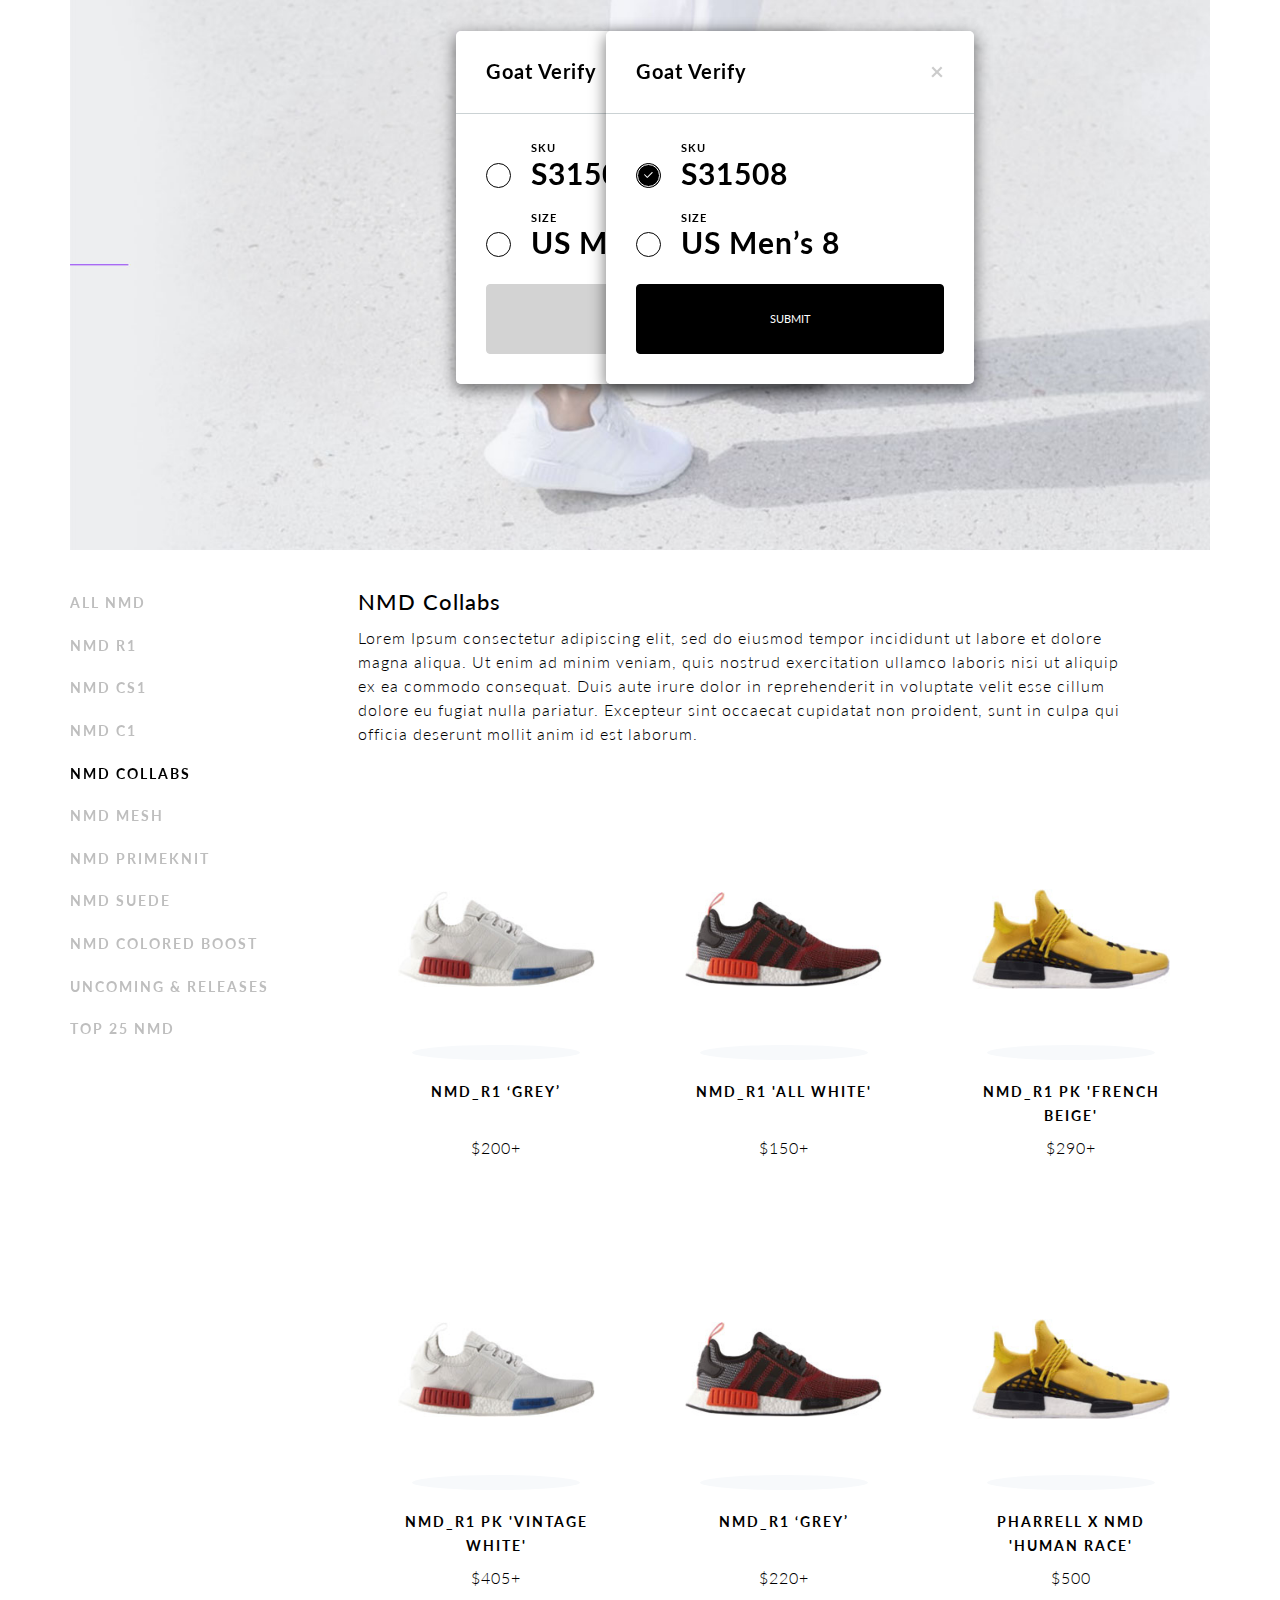
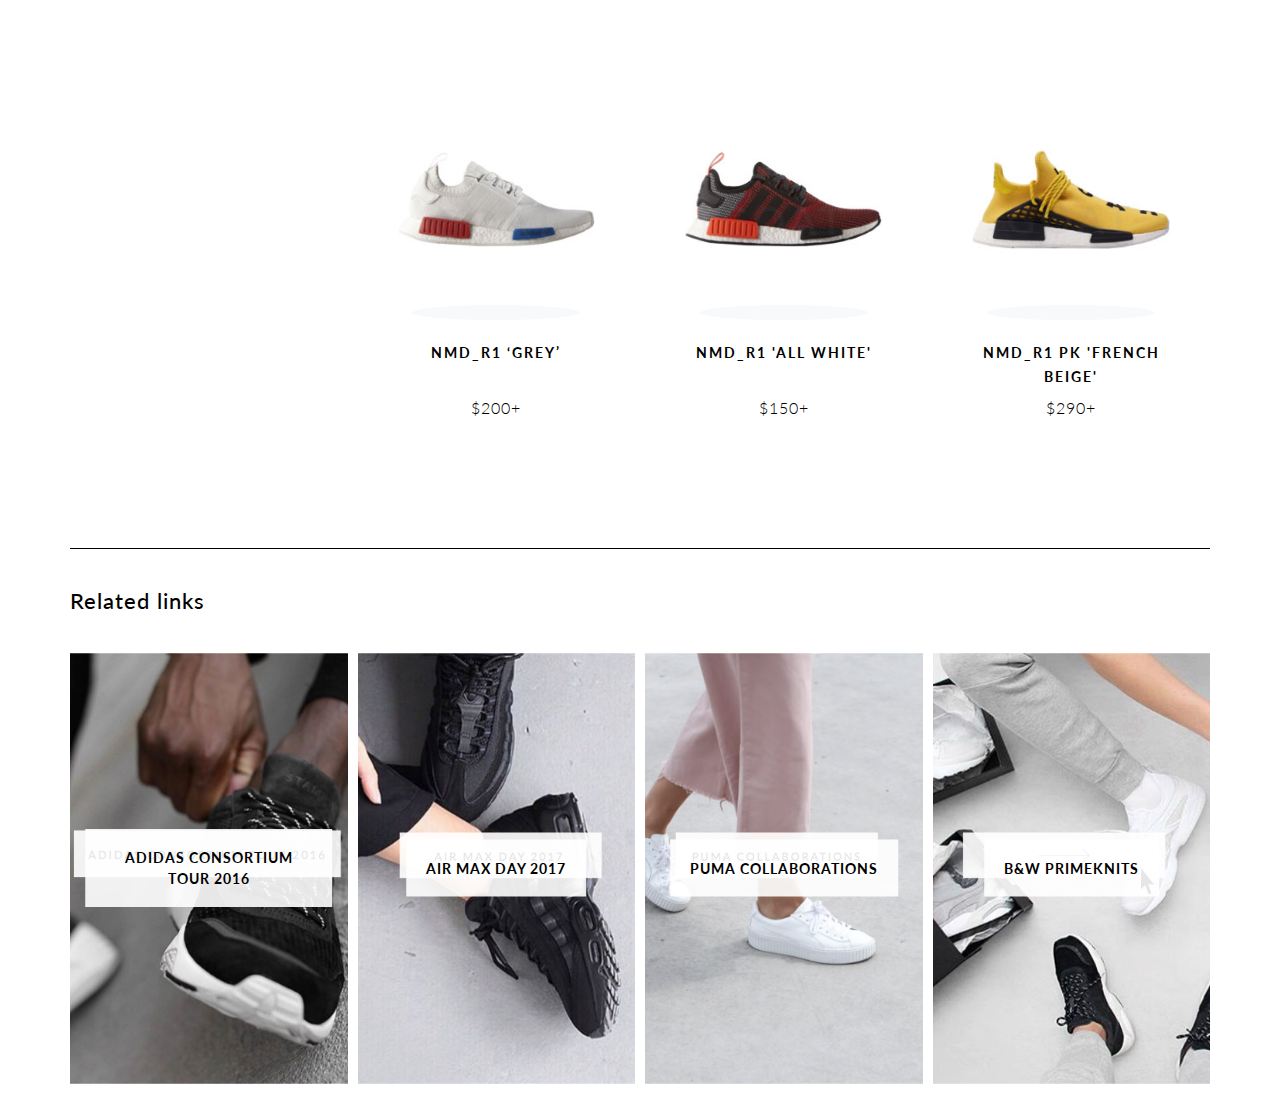
<file: bootstrap3/html/categories.html>
<!DOCTYPE html>
<html lang="en">
  <head>
    <meta charset="utf-8">
    <meta http-equiv="X-UA-Compatible" content="IE=edge">
    <meta name="viewport" content="width=device-width, initial-scale=1">
    <!-- The above 3 meta tags *must* come first in the head; any other head content must come *after* these tags -->
    <title>Categories</title>

    <!-- Lato Font -->
	<link href="https://fonts.googleapis.com/css?family=Lato:300,400,700" rel="stylesheet"> 
 
    <!-- Bootstrap -->
    <link href="../css/bootstrap.css" rel="stylesheet">
    <link href="../css/flex-row.css" rel="stylesheet">
    <link href="../css/common.css" rel="stylesheet">
    <link href="../css/i.css" rel="stylesheet">
    <link href="../css/hero.css" rel="stylesheet">
    <link href="../css/aside-nav.css" rel="stylesheet">
    <link href="../css/category-info.css" rel="stylesheet">
    <link href="../css/category-products.css" rel="stylesheet">
    <link href="../css/product-preview.css" rel="stylesheet">
    <link href="../css/related-links.css" rel="stylesheet">
    <link href="../css/feature-photo.css" rel="stylesheet">
    <link href="../css/backdrop.css" rel="stylesheet">
    <link href="../css/icheck.css" rel="stylesheet">
    <link href="../css/choice-label.css" rel="stylesheet">

    <!-- HTML5 shim and Respond.js for IE8 support of HTML5 elements and media queries -->
    <!-- WARNING: Respond.js doesn't work if you view the page via file:// -->
    <!--[if lt IE 9]>
      <script src="https://oss.maxcdn.com/html5shiv/3.7.3/html5shiv.min.js"></script>
      <script src="https://oss.maxcdn.com/respond/1.4.2/respond.min.js"></script>
    <![endif]-->
  </head>
  <body>
    <div class="container">
        
        <div class="hero">
            <div class="hero__media">
                <img src="../temp/hero.jpg" alt="" class="hero__media-image">
            </div>
        </div>
        
        <div class="flex-row row">
            <div class="col-lg-3">
                <div class="aside-nav aside-nav_collapsed affix-top js-aside-nav">
                    <span class="aside-nav__close i i_back js-aside-nav-close" title="Close"></span>
                    <span class="aside-nav__toggle js-aside-nav-toggle">collections</span>
                    <ul class="aside-nav__list">
                        <li class="aside-nav__item">
                            <a href="#" class="aside-nav__link">ALL NMD</a>
                        </li>
                        <li class="aside-nav__item">
                            <a href="#" class="aside-nav__link">NMD R1</a>
                        </li>
                        <li class="aside-nav__item">
                            <a href="#" class="aside-nav__link">NMD CS1</a>
                        </li>
                        <li class="aside-nav__item">
                            <a href="#" class="aside-nav__link">NMD C1</a>
                        </li>
                        <li class="aside-nav__item">
                            <a href="#" class="aside-nav__link aside-nav__link_active">NMD COLLABS</a>
                        </li>
                        <li class="aside-nav__item">
                            <a href="#" class="aside-nav__link">NMD MESH</a>
                        </li>
                        <li class="aside-nav__item">
                            <a href="#" class="aside-nav__link">NMD PRIMEKNIT</a>
                        </li>
                        <li class="aside-nav__item">
                            <a href="#" class="aside-nav__link">NMD SUEDE</a>
                        </li>
                        <li class="aside-nav__item">
                            <a href="#" class="aside-nav__link">NMD COLORED BOOST</a>
                        </li>
                        <li class="aside-nav__item">
                            <a href="#" class="aside-nav__link">UNCOMING &amp; RELEASES</a>
                        </li>
                        <li class="aside-nav__item">
                            <a href="#" class="aside-nav__link">TOP 25 NMD</a>
                        </li>
                    </ul>
                </div>
            </div>
            <div class="col-lg-9">
                <div class="category-info">
                    <h3 class="category-info__title">NMD Collabs</h3>
                    <div class="category-info__text">
                        <p>Lorem Ipsum consectetur adipiscing elit, sed do eiusmod tempor incididunt ut labore et dolore magna aliqua. Ut enim ad minim veniam, quis nostrud exercitation ullamco laboris nisi ut aliquip ex ea commodo consequat. Duis aute irure dolor in reprehenderit in voluptate velit esse cillum dolore eu fugiat nulla pariatur. Excepteur sint occaecat cupidatat non proident, sunt in culpa qui officia deserunt mollit anim id est laborum.</p>
                    </div>
                </div>
                
                <div class="category-products">
                    <div class="flex-row row category-products__list">
                        <a href="#" class="category-products__item product-preview col-xs-6 col-sm-4">
                            <div class="product-preview__thumbnail">
                                <img src="../temp/s1.jpg" alt="" class="product-preview__image">
                            </div>
                            
                            <div class="product-preview__info">
                                <h4 class="product-preview__title">NMD_R1 ‘GREY’</h4>
                                <div class="product-preview__price">$200+</div>
                                <div class="product-preview__sizes">4 / 4.5 / 5 / 5.5 / 8 / 8.5 / 9 / 9.5 / 10.5 / 11 / 11.5 / 12 / 12.5 / 13 / 13.5 / 14 / 14.5</div>
                            </div>
                        </a>

                        <a href="#" class="category-products__item product-preview col-xs-6 col-sm-4">
                            <div class="product-preview__thumbnail">
                                <img src="../temp/s2.jpg" alt="" class="product-preview__image">
                            </div>
                            
                            <div class="product-preview__info">
                                <h4 class="product-preview__title">NMD_R1 'ALL WHITE'</h4>
                                <div class="product-preview__price">$150+</div>
                                <div class="product-preview__sizes">4 / 4.5 / 5 / 5.5 / 8 / 8.5 / 9 / 9.5 / 10.5 / 11 / 11.5 / 12 / 12.5 / 13 / 13.5 / 14 / 14.5</div>
                            </div>
                        </a>

                        <a href="#" class="category-products__item product-preview col-xs-6 col-sm-4">
                            <div class="product-preview__thumbnail">
                                <img src="../temp/s3.jpg" alt="" class="product-preview__image">
                            </div>
                            
                            <div class="product-preview__info">
                                <h4 class="product-preview__title">NMD_R1 PK 'FRENCH BEIGE'</h4>
                                <div class="product-preview__price">$290+</div>
                                <div class="product-preview__sizes">4 / 4.5 / 5 / 5.5 / 8 / 8.5 / 9 / 9.5 / 10.5 / 11 / 11.5 / 12 / 12.5 / 13 / 13.5 / 14 / 14.5</div>
                            </div>
                        </a>

                        <a href="#" class="category-products__item product-preview col-xs-6 col-sm-4">
                            <div class="product-preview__thumbnail">
                                <img src="../temp/s1.jpg" alt="" class="product-preview__image">
                            </div>
                            
                            <div class="product-preview__info">
                                <h4 class="product-preview__title">NMD_R1 PK 'VINTAGE WHITE'</h4>
                                <div class="product-preview__price">$405+</div>
                                <div class="product-preview__sizes">4 / 4.5 / 5 / 5.5 / 8 / 8.5 / 9 / 9.5 / 10.5 / 11 / 11.5 / 12 / 12.5 / 13 / 13.5 / 14 / 14.5</div>
                            </div>
                        </a>

                        <a href="#" class="category-products__item product-preview col-xs-6 col-sm-4">
                            <div class="product-preview__thumbnail">
                                <img src="../temp/s2.jpg" alt="" class="product-preview__image">
                            </div>
                            
                            <div class="product-preview__info">
                                <h4 class="product-preview__title">NMD_R1 ‘GREY’</h4>
                                <div class="product-preview__price">$220+</div>
                                <div class="product-preview__sizes">4 / 4.5 / 5 / 5.5 / 8 / 8.5 / 9 / 9.5 / 10.5 / 11 / 11.5 / 12 / 12.5 / 13 / 13.5 / 14 / 14.5</div>
                            </div>
                        </a>

                        <a href="#" class="category-products__item product-preview col-xs-6 col-sm-4">
                            <div class="product-preview__thumbnail">
                                <img src="../temp/s3.jpg" alt="" class="product-preview__image">
                            </div>
                            
                            <div class="product-preview__info">
                                <h4 class="product-preview__title">PHARRELL X NMD 'HUMAN RACE'</h4>
                                <div class="product-preview__price">$500</div>
                                <div class="product-preview__sizes">4 / 4.5 / 5 / 5.5 / 8 / 8.5 / 9 / 9.5 / 10.5 / 11 / 11.5 / 12 / 12.5 / 13 / 13.5 / 14 / 14.5</div>
                            </div>
                        </a>
 
                        <a href="#" class="category-products__item product-preview col-xs-6 col-sm-4">
                            <div class="product-preview__thumbnail">
                                <img src="../temp/s1.jpg" alt="" class="product-preview__image">
                            </div>
                            
                            <div class="product-preview__info">
                                <h4 class="product-preview__title">NMD_R1 ‘GREY’</h4>
                                <div class="product-preview__price">$200+</div>
                                <div class="product-preview__sizes">4 / 4.5 / 5 / 5.5 / 8 / 8.5 / 9 / 9.5 / 10.5 / 11 / 11.5 / 12 / 12.5 / 13 / 13.5 / 14 / 14.5</div>
                            </div>
                        </a>

                        <a href="#" class="category-products__item product-preview col-xs-6 col-sm-4">
                            <div class="product-preview__thumbnail">
                                <img src="../temp/s2.jpg" alt="" class="product-preview__image">
                            </div>
                            
                            <div class="product-preview__info">
                                <h4 class="product-preview__title">NMD_R1 'ALL WHITE'</h4>
                                <div class="product-preview__price">$150+</div>
                                <div class="product-preview__sizes">4 / 4.5 / 5 / 5.5 / 8 / 8.5 / 9 / 9.5 / 10.5 / 11 / 11.5 / 12 / 12.5 / 13 / 13.5 / 14 / 14.5</div>
                            </div>
                        </a>

                        <a href="#" class="category-products__item product-preview col-xs-6 col-sm-4">
                            <div class="product-preview__thumbnail">
                                <img src="../temp/s3.jpg" alt="" class="product-preview__image">
                            </div>
                            
                            <div class="product-preview__info">
                                <h4 class="product-preview__title">NMD_R1 PK 'FRENCH BEIGE'</h4>
                                <div class="product-preview__price">$290+</div>
                                <div class="product-preview__sizes">4 / 4.5 / 5 / 5.5 / 8 / 8.5 / 9 / 9.5 / 10.5 / 11 / 11.5 / 12 / 12.5 / 13 / 13.5 / 14 / 14.5</div>
                            </div>
                        </a>
                    </div>
                </div>
                
            </div>
        </div>
        
        <div class="related-links js-related-links">

            <div class="related-links__divider g-divider"></div>
            
            <div class="related-links__header">
                <h3 class="related-links__title">Related links</h3>
            </div>
            <div class="flex-row row related-links__list">
                <a href="#" class="related-links__item feature-photo col-xs-12 col-sm-6 col-md-4 col-lg-3">
                    <div class="feature-photo__thumbnail">
                        <img src="../temp/r1.jpg" alt="" class="feature-photo__image">
                        <div class="feature-photo__caption-wrapper">
                            <div class="feature-photo__caption">
                                <div class="feature-photo__caption-text">
                                    ADIDAS CONSORTIUM TOUR 2016
                                </div>
                                <i class="feature-photo__caption-icon i i_fwd"></i>
                            </div>
                        </div>
                    </div>
                </a>
                <a href="#" class="related-links__item feature-photo col-xs-12 col-sm-6 col-md-4 col-lg-3">
                    <div class="feature-photo__thumbnail">
                        <img src="../temp/r2.jpg" alt="" class="feature-photo__image">
                        <div class="feature-photo__caption-wrapper">
                            <div class="feature-photo__caption">
                                <div class="feature-photo__caption-text">
                                    AIR MAX DAY 2017
                                </div>
                                <i class="feature-photo__caption-icon i i_fwd"></i>
                            </div>
                        </div>
                    </div>
                </a>
                <a href="#" class="related-links__item feature-photo col-xs-12 col-sm-6 col-md-4 col-lg-3">
                    <div class="feature-photo__thumbnail">
                        <img src="../temp/r3.jpg" alt="" class="feature-photo__image">
                        <div class="feature-photo__caption-wrapper">
                            <div class="feature-photo__caption">
                                <div class="feature-photo__caption-text">
                                    PUMA COLLABORATIONS
                                </div>
                                <i class="feature-photo__caption-icon i i_fwd"></i>
                            </div>
                        </div>
                    </div>
                </a>
                <a href="#" class="related-links__item feature-photo col-xs-12 col-sm-6 col-md-4 col-lg-3">
                    <div class="feature-photo__thumbnail">
                        <img src="../temp/r4.jpg" alt="" class="feature-photo__image">
                        <div class="feature-photo__caption-wrapper">
                            <div class="feature-photo__caption">
                                <div class="feature-photo__caption-text">
                                    B&amp;W PRIMEKNITS
                                </div>
                                <i class="feature-photo__caption-icon i i_fwd"></i>
                            </div>
                        </div>
                    </div>
                </a>
            </div>
        </div>
    </div>
    
    <div class="backdrop js-backdrop"></div>
    
    <!-- Modal -->
    <div class="modal fade in" id="myModal" tabindex="-1" role="dialog" aria-labelledby="myModalLabel" style="display:block;">
      <div class="modal-dialog modal-sm" role="document" style="display:block;">
        <div class="modal-content">
          <div class="modal-header">
            <button type="button" class="close" data-dismiss="modal" aria-label="Close"><span aria-hidden="true">&times;</span></button>
            <h4 class="modal-title" id="myModalLabel">Goat Verify</h4>
          </div>
          <div class="modal-body">
            <div class="form-group">
                <label class="choice-label">
                    <input type="radio" name="name" class="choice-label__input">
                    <span class="choice-label__text-sm">SKU</span>
                    <span class="choice-label__text">S31508</span>
                </label>

                <label class="choice-label">
                    <input type="radio" name="name" class="choice-label__input">
                    <span class="choice-label__text-sm">Size</span>
                    <span class="choice-label__text">US Men’s 8</span>
                </label>
            </div>
            <button type="button" class="btn btn-primary btn-block disabled">Submit</button>
          </div>
        </div>
      </div>
    </div>


    <div class="modal fade in" id="myModal" tabindex="-1" role="dialog" aria-labelledby="myModalLabel" style="display:block; left:300px;">
      <div class="modal-dialog modal-sm" role="document" style="display:block;">
        <div class="modal-content">
          <div class="modal-header">
            <button type="button" class="close" data-dismiss="modal" aria-label="Close"><span aria-hidden="true">&times;</span></button>
            <h4 class="modal-title" id="myModalLabel">Goat Verify</h4>
          </div>
          <div class="modal-body">
            <div class="form-group">
                <label class="choice-label">
                    <input type="radio" name="name" class="choice-label__input" checked>
                    <span class="choice-label__text-sm">SKU</span>
                    <span class="choice-label__text">S31508</span>
                </label>

                <label class="choice-label">
                    <input type="radio" name="name" class="choice-label__input">
                    <span class="choice-label__text-sm">Size</span>
                    <span class="choice-label__text">US Men’s 8</span>
                </label>
            </div>
            <button type="button" class="btn btn-primary btn-block">Submit</button>
          </div>
        </div>
      </div>
    </div>
    
    

    <!-- jQuery (necessary for Bootstrap's JavaScript plugins) -->
    <script src="https://ajax.googleapis.com/ajax/libs/jquery/3.1.0/jquery.min.js"></script>
    <!-- Include all compiled plugins (below), or include individual files as needed -->
    <script src="../js/bootstrap.min.js"></script>
    <script src="../js/icheck.min.js"></script>

    <script>
	$(document).ready(function() {
        $('.js-aside-nav-toggle, .js-aside-nav-close, .aside-nav__link').click(function(){
            $('.js-backdrop').fadeToggle();
            $('.js-aside-nav').toggleClass('aside-nav_collapsed');
        });
          
        var $attribute = $('.js-aside-nav');
        $attribute.each(function(){
          $(this).affix({
            offset: {
              top: $(this).offset().top,
              bottom: $('.js-related-links').outerHeight(true),
            }
          })
        })
        $(window).on("resize", function(){
          $attribute.each(function(){
            $(this).data('bs.affix').options.offset = $(this).offset().top
          })
        })
        
        $('input[type="radio"]').iCheck();
        
        
            
            
	});			
        
    </script>
    

  </body>
</html>
</file>
<file: bootstrap3/css/flex-row.css>
@media only screen and (min-width : 481px) {
  .flex-row.row {
    display: -webkit-box;
    display: -webkit-flex;
    display: -ms-flexbox;
    display: flex;
	 -webkit-flex-wrap: wrap;
	     -ms-flex-wrap: wrap;
	         flex-wrap: wrap;
  }
  
  .flex-row.row > [class*='col-'] {
    display: -webkit-box;
    display: -webkit-flex;
    display: -ms-flexbox;
    display: flex;
    -webkit-box-orient: vertical;
    -webkit-box-direction: normal;
    -webkit-flex-direction: column;
        -ms-flex-direction: column;
            flex-direction: column;
  }
  
  .flex-row.row:after, 
  .flex-row.row:before {
	 display: -webkit-box;
	 display: -webkit-flex;
	 display: -ms-flexbox;
	 display: flex;
  }
  
  .flex-row.row > [class*='col-'] > .box {
    display: -webkit-box;
    display: -webkit-flex;
    display: -ms-flexbox;
    display: flex;
	 -webkit-box-flex: 1;
	 -webkit-flex: 1;
	     -ms-flex: 1;
	         flex: 1;
  }
}
</file>
<file: bootstrap3/css/common.css>
.g-divider {
    height:1px;
    overflow:hidden;
    background:#000000;
}

img {
    max-width:100%;
}
</file>
<file: bootstrap3/css/i.css>
.i {
    display:block;
    background-position:50% 50%;
    background-repeat:no-repeat;
}

.i_back {
    width:12px;
    height:21px;
    background-image: url([data-uri]);
}

.i_fwd {
    width:52px;
    height:14px;
    background-image: url([data-uri]);
}

@media only screen and ( -webkit-min-device-pixel-ratio: 1.3 ),
       only screen and (    min--moz-device-pixel-ratio: 1.3 ),
       only screen and (      -o-min-device-pixel-ratio: 2.6/2 ), /* returns 1.3, see Dev.Opera */
       only screen and (         min-device-pixel-ratio: 1.3 ),
       only screen and ( min-resolution: 124.8dpi ),
       only screen and ( min-resolution: 1.3dppx ) {
           
    .i_back {
        background-image: url([data-uri]);
    }

    .i_fwd {
    	background-image: url([data-uri]);
    }

}
</file>
<file: bootstrap3/css/hero.css>
.hero {
    margin:0 -20px 40px;
}

    .hero__media-image {
        width:100%;
        object-fit:contain;
    }
    
@media all and (min-width: 1200px) {
    .hero {
        margin-left:0;
        margin-right:0;
    }
}
</file>
<file: bootstrap3/css/aside-nav.css>
.aside-nav {
    position:fixed;
    top:50%;
    left:0;
    transform: translateY(-50%);
    z-index:100;
    width:20.75rem;
    overflow:hidden;
    -webkit-backface-visibility: hidden;
       -moz-backface-visibility: hidden;
    -webkit-transition: left 0.25s ease-out;
            transition: left 0.25s ease-out;
}

.aside-nav_collapsed {
    left:-17.5rem;
}

    .aside-nav__close {
        position:absolute;
        top:1.3rem;
        right:4.2rem;
        width:21px;
        height:21px;
        cursor:pointer;
    }
    
        .aside-nav__close:hover {
            opacity:0.8;
        }

    .aside-nav__toggle {
        cursor:pointer;
        position:fixed;
        top:50%;
        left:100%;
        margin-left:-3.25rem;
        transform: translateY(-50%);
        word-break: break-all;
        line-height: 1.45;
        text-transform: uppercase;
        text-decoration:none;
        text-align: center;
    	font-size:0.75rem;
    	font-weight:700;
        color: #000000;
        padding:1.25rem;
        background:rgba(255,255,255,.9);
        border:1px solid #000000;
        border-left:0;
        display:block;
        width:0.75em;
        -webkit-box-sizing:content-box;
           -moz-box-sizing:content-box;
                box-sizing:content-box;
    }
    
    .aside-nav__toggle:before,
    .aside-nav__toggle:after {
        content:'';
        position:absolute;
        left:0;
        width:1px;
        background:#000000;
        height:100rem;
    }
    
    .aside-nav__toggle:before {
        bottom:100%;
    }
    
    .aside-nav__toggle:after {
        top:100%;
    }
    
    .aside-nav_collapsed .aside-nav__toggle:before,
    .aside-nav_collapsed .aside-nav__toggle:after {
       display:none; 
    }
    
        .aside-nav__toggle:hover,
        .aside-nav__toggle:active,
        .aside-nav__toggle:visited {
            text-decoration:none;
            color:#000000;
        }

    .aside-nav__list {
        list-style:none;
        padding:1.875rem 2.5rem 1.4rem;
        margin:0;
        display:block;
        background:rgba(255,255,255,.9);
        border:1px solid #000000;
        border-width:1px 0;
        border-left:0;
        width:17.5rem;
    }

    .aside-nav__item {
        margin-bottom:0.35rem;
    }

    .aside-nav__link {
        color:#bebebe;
    	font-variant:small-caps;
    	font-size:0.875rem;
    	font-weight:700;
    	letter-spacing:0.125rem;
        white-space:nowrap;
        display:block;
        padding:0.5rem 0;
    }
    
    .aside-nav__link_active {
        color:#000000;
    }
    
        .aside-nav__link:hover {
            color:#000000;
        }
        
@media all and (min-width: 1200px) { 
    .aside-nav {
        transform:none;
        -webkit-transition: none;
                transition: none;
    }   
    
    .aside-nav.affix,
    .aside-nav.affix-bottom {
        position:fixed;
        left:50%;
        top:0;
        width:17.5rem;
        margin-left:-580px;
    }
    
    .aside-nav.affix-bottom {
        position:absolute;
        left:5px;
        margin:0;
    }
    
    .aside-nav.affix-top {
        position:relative;
        left:0;
        top:0;
        margin-top:-2.25rem;
    }

        .aside-nav__close,
        .aside-nav__toggle {
            display:none;
        }

        .aside-nav__list {
            padding-left:0;
            border:0;
        }
}
</file>
<file: bootstrap3/css/category-info.css>
.category-info {
    margin-left:3rem;
    margin-right:3rem;
    margin-bottom:1.25rem;
}

    .category-info__title {
        margin-top:0;
    }
    
@media all and (min-width: 1200px) {
    .category-info {
        margin-left:5rem;
        margin-right:5rem;
    }
}
    
@media all and (min-width: 1200px) {
    .category-info {
        margin-left:0;
    }
}
</file>
<file: bootstrap3/css/category-products.css>
.category-products {
    margin-bottom:5rem;
}

    .category-products__item {
    }
    
@media all and (min-width: 1200px) {
    .category-products {
        margin-left:0;
    }
}
</file>
<file: bootstrap3/css/product-preview.css>
.product-preview {
    text-align:center;
    color:#000000;
    height:26.88rem;
}

        .product-preview:hover {
            box-shadow:0 0 0 1px #000000;
            color:#000000;
            text-decoration:none;
        }
        
    .product-preview__thumbnail {
        position:relative;
        margin:3.438rem 2.5rem 2.2rem;
        height:13.25rem;
    }
    
    .product-preview__thumbnail:after {
        position:absolute;
        top:100%;
        left:50%;
        width:10.5rem;
        height:0.9375rem;
        transform: translateX(-50%);
        background:#f7f9fb;
        -webkit-border-radius:50%;
           -moz-border-radius:50%;
                border-radius:50%;
        content:'';
        
    }
    
    .product-preview__image {
        position:absolute;
        top:0;
        left:0;
        right:0;
        bottom:0;
        max-width:100%;
        max-height:100%;
        margin:auto;
    }
    
    .product-preview__title {
    	font-variant:small-caps;
    	font-size:0.75rem;
    	font-weight:700;
    	letter-spacing:0.125rem;
        margin:0 2.5rem 0.66rem;
        height:3rem;
        overflow:hidden;
    }
    
    .product-preview__price,
    .product-preview__sizes {
    	font-variant:small-caps;
    	font-size:1rem;
    	font-weight:300;
    	letter-spacing:0.06rem;
        margin:0 1.5rem;
        height:3.375rem;
        overflow:hidden;
        line-height:1.13;
    }
    
    .product-preview__sizes {
    	display:none;
    }
    
        .product-preview:hover .product-preview__price {
            display:none;
        }
    
        .product-preview:hover .product-preview__sizes {
            display:block;
        }
        
@media all and (min-width: 768px) {
    .product-preview__title {
    	font-size:0.875rem;
    }
}
</file>
<file: bootstrap3/css/related-links.css>
.related-links {
    margin-bottom:0.625rem;
}

    .related-links__header {
        margin:2.5rem 0;
    }
    
    .related-links__title {
        margin:0;
    }
    
    .related-links__item {
        margin-bottom:0.625rem;
    }
    
@media all and (min-width: 1200px) {
    
}
</file>
<file: bootstrap3/css/feature-photo.css>
.feature-photo {
    position:relative;
    text-align:center;
}

    .feature-photo__image {
        height:26.88rem;
        object-fit: cover;
        width: 100%;
    }
    
    .feature-photo__caption-wrapper,
    .feature-photo__caption-icon {
        position:absolute;
        top:50%;
        left:50%;
        transform: translate(-50%, -50%);
    }
    
    .feature-photo__caption-wrapper {
        text-align: center;
    	font-size:0.875rem;
    	font-weight:700;
        color: #000000;
        padding:0 1.25rem;
        width:100%;
    }
    
    .feature-photo__caption {
        background-color:rgba(255,255,255,.9);
        padding:1.125rem 1.25rem;
        display:inline-block;
    }
    
    .feature-photo__caption-text,
    .feature-photo__caption-icon {
        -webkit-transition: opacity 0.25s ease-out;
                transition: opacity 0.25s ease-out;  
    }
    
    .feature-photo__caption-icon {
        opacity:0;
    }

        .feature-photo__caption:hover .feature-photo__caption-icon {
            opacity:1;
        }
    
        .feature-photo__caption:hover .feature-photo__caption-text {
            opacity:0;
        }
</file>
<file: bootstrap3/css/backdrop.css>
.backdrop {
    position:fixed;
    top:0;
    left:0;
    right:0;
    bottom:0;
    z-index:99;
    background:rgba(0,0,0,.6);
    display:none;
}
</file>
<file: bootstrap3/css/icheck.css>
/* iCheck plugin Minimal skin, black
----------------------------------- */
.icheckbox,
.iradio {
    display: inline-block;
    *display: inline;
    vertical-align: middle;
    margin: 0;
    padding: 0;
    width:25px;
    height:25px;
    border: none;
    cursor: pointer;
}

/*.icheckbox {
    background-position: 0 0;
    background: url(minimal.png) no-repeat;
}
    .icheckbox.hover {
        background-position: -20px 0;
    }
    .icheckbox.checked {
        background-position: -40px 0;
    }
    .icheckbox.disabled {
        background-position: -60px 0;
        cursor: default;
    }
    .icheckbox.checked.disabled {
        background-position: -80px 0;
    }
*/

.iradio {
    border-radius:50%;
    border:1px solid #000000;
    background:#ffffff;
    position:relative;
}
    .iradio.hover,
    .iradio.checked {
        background-color:#000000;
        background-position:50%;
        background-repeat:no-repeat;
        background-image: url("data:image/svg+xml,%3Csvg width='9' height='6' viewBox='0 0 31 21' xmlns='http://www.w3.org/2000/svg'%3E%3Cpath d='M11.203 16.484l-8-8.168c-.876-.867-2.125-.867-2.75 0-.624.742-.624 1.98.126 2.597l9.374 9.53c.75.743 1.873.743 2.623 0l16.875-17.2c.75-.744.75-2.105-.125-2.847-.75-.62-1.874-.494-2.624.248l-15.5 15.84z' fill='%23FFF' fill-rule='evenodd'/%3E%3C/svg%3E");
    }
    .iradio.hover:after,
    .iradio.checked:after {
        position:absolute;
        top:0;
        left:0;
        right:0;
        bottom:0;
        content:'';
        border-radius:50%;
        border:1px solid #ffffff;
    }
    .iradio.disabled {
        cursor: default;
    }
    .iradio.checked.disabled {
    }

/* HiDPI support */
@media (-o-min-device-pixel-ratio: 5/4), (-webkit-min-device-pixel-ratio: 1.25), (min-resolution: 120dpi), (min-resolution: 1.25dppx) {
}
</file>
<file: bootstrap3/css/choice-label.css>
.choice-label {
    padding-left:45px;
    position:relative;
    display:block;
    margin-bottom:22px;
}

.choice-label:first-child {
    margin-top:-4px;
}

.choice-label:last-child {
    margin-bottom:27px;
}

    .choice-label__text {
        font-size:30px;
        line-height:1;
        display:block;
    }
    
    .choice-label__text-sm {
        font-size:11px;
        font-weight:700;
        text-transform:uppercase;
        display:block;
        margin-bottom:1px;
    }
    
    .choice-label .iradio {
        position:absolute;
        left:0;
        bottom:0;
        margin:0;
    }
</file>
